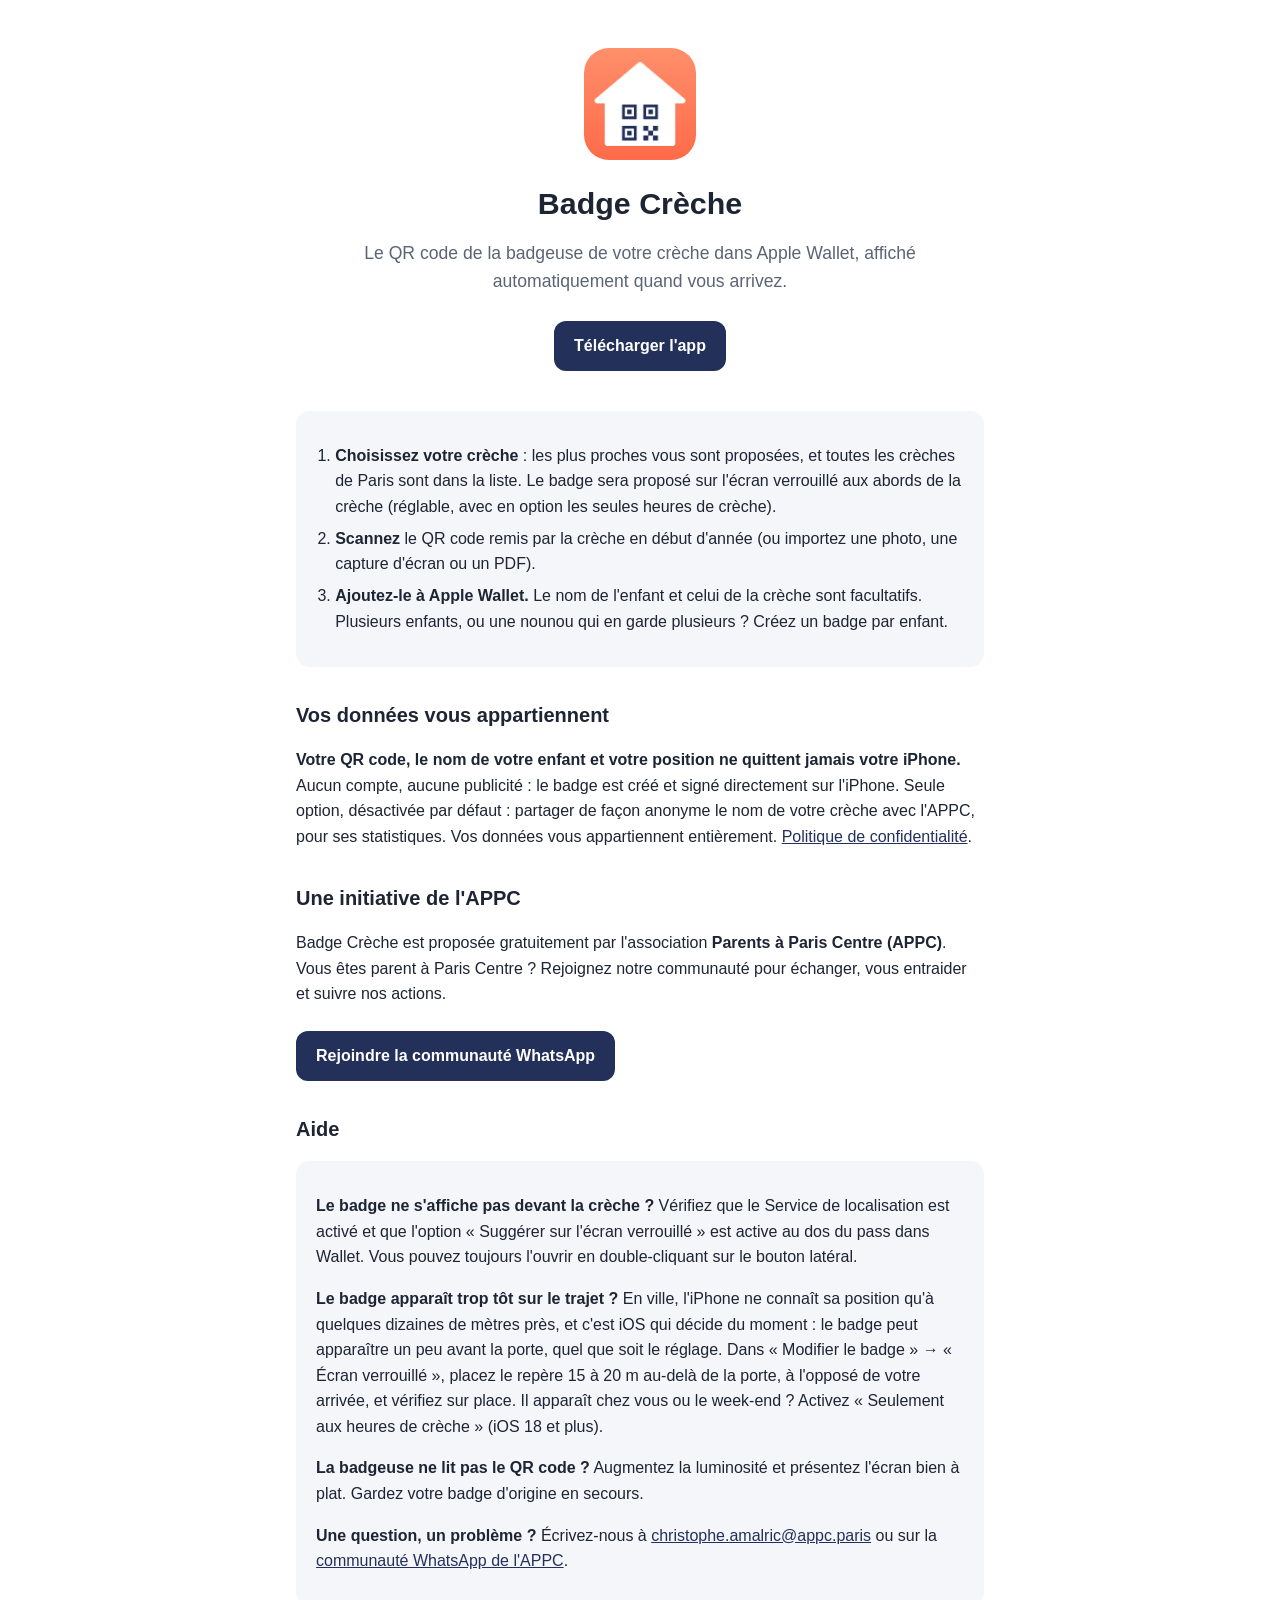
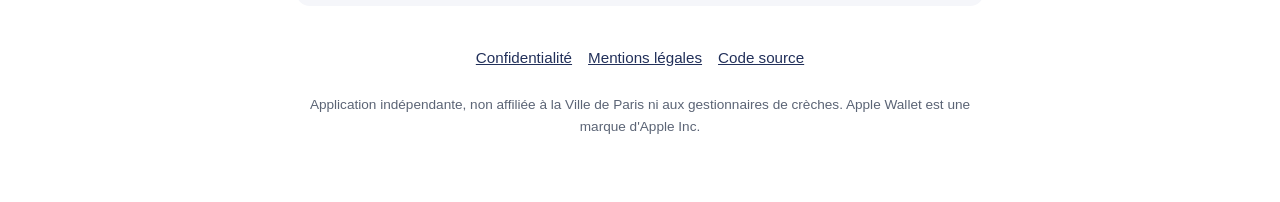
<file: docs/index.html>
<!doctype html>
<html lang="fr">
<head>
  <meta charset="utf-8">
  <meta name="viewport" content="width=device-width, initial-scale=1">
  <title>Badge Crèche – APPC</title>
  <meta name="description" content="Le QR code de la badgeuse de votre crèche dans Apple Wallet, affiché automatiquement en arrivant. Une initiative de l'association Parents à Paris Centre (APPC).">
  <link rel="apple-touch-icon" href="apple-touch-icon.png">
  <link rel="icon" href="apple-touch-icon.png">
  <link rel="stylesheet" href="style.css">
</head>
<body>
<main>
  <header class="hero">
    <img src="icon-512.png" alt="Icône Badge Crèche">
    <h1>Badge Crèche</h1>
    <p class="lead">Le QR code de la badgeuse de votre crèche dans Apple Wallet, affiché automatiquement quand vous arrivez.</p>
    <p><a class="button" href="app/">Télécharger l'app</a></p>
  </header>

  <div class="card">
    <ol class="steps">
      <li><strong>Choisissez votre crèche</strong> : les plus proches vous sont proposées, et toutes les crèches de Paris sont dans la liste. Le badge sera proposé sur l'écran verrouillé aux abords de la crèche (réglable, avec en option les seules heures de crèche).</li>
      <li><strong>Scannez</strong> le QR code remis par la crèche en début d'année (ou importez une photo, une capture d'écran ou un PDF).</li>
      <li><strong>Ajoutez-le à Apple Wallet.</strong> Le nom de l'enfant et celui de la crèche sont facultatifs. Plusieurs enfants, ou une nounou qui en garde plusieurs ? Créez un badge par enfant.</li>
    </ol>
  </div>

  <h2>Vos données vous appartiennent</h2>
  <p><strong>Votre QR code, le nom de votre enfant et votre position ne quittent jamais votre iPhone.</strong> Aucun compte, aucune publicité : le badge est créé et signé directement sur l'iPhone. Seule option, désactivée par défaut : partager de façon anonyme le nom de votre crèche avec l'APPC, pour ses statistiques. Vos données vous appartiennent entièrement. <a href="confidentialite.html">Politique de confidentialité</a>.</p>

  <h2>Une initiative de l'APPC</h2>
  <p>Badge Crèche est proposée gratuitement par l'association <strong>Parents à Paris Centre (APPC)</strong>. Vous êtes parent à Paris Centre ? Rejoignez notre communauté pour échanger, vous entraider et suivre nos actions.</p>
  <p><a class="button" href="https://chat.whatsapp.com/CiqGioqeO4yA93wTwvFJMW">Rejoindre la communauté WhatsApp</a></p>

  <h2 id="support">Aide</h2>
  <div class="card">
    <p><strong>Le badge ne s'affiche pas devant la crèche ?</strong> Vérifiez que le Service de localisation est activé et que l'option « Suggérer sur l'écran verrouillé » est active au dos du pass dans Wallet. Vous pouvez toujours l'ouvrir en double-cliquant sur le bouton latéral.</p>
    <p><strong>Le badge apparaît trop tôt sur le trajet ?</strong> En ville, l'iPhone ne connaît sa position qu'à quelques dizaines de mètres près, et c'est iOS qui décide du moment : le badge peut apparaître un peu avant la porte, quel que soit le réglage. Dans « Modifier le badge » → « Écran verrouillé », placez le repère 15 à 20 m au-delà de la porte, à l'opposé de votre arrivée, et vérifiez sur place. Il apparaît chez vous ou le week-end ? Activez « Seulement aux heures de crèche » (iOS 18 et plus).</p>
    <p><strong>La badgeuse ne lit pas le QR code ?</strong> Augmentez la luminosité et présentez l'écran bien à plat. Gardez votre badge d'origine en secours.</p>
    <p><strong>Une question, un problème ?</strong> Écrivez-nous à <a href="mailto:christophe.amalric@appc.paris">christophe.amalric@appc.paris</a> ou sur la <a href="https://chat.whatsapp.com/CiqGioqeO4yA93wTwvFJMW">communauté WhatsApp de l'APPC</a>.</p>
  </div>

  <nav class="links">
    <a href="confidentialite.html">Confidentialité</a>
    <a href="mentions-legales.html">Mentions légales</a>
    <a href="https://github.com/tikris/appc-badgeuse">Code source</a>
  </nav>
  <footer>Application indépendante, non affiliée à la Ville de Paris ni aux gestionnaires de crèches. Apple Wallet est une marque d'Apple Inc.</footer>
</main>
</body>
</html>
</file>
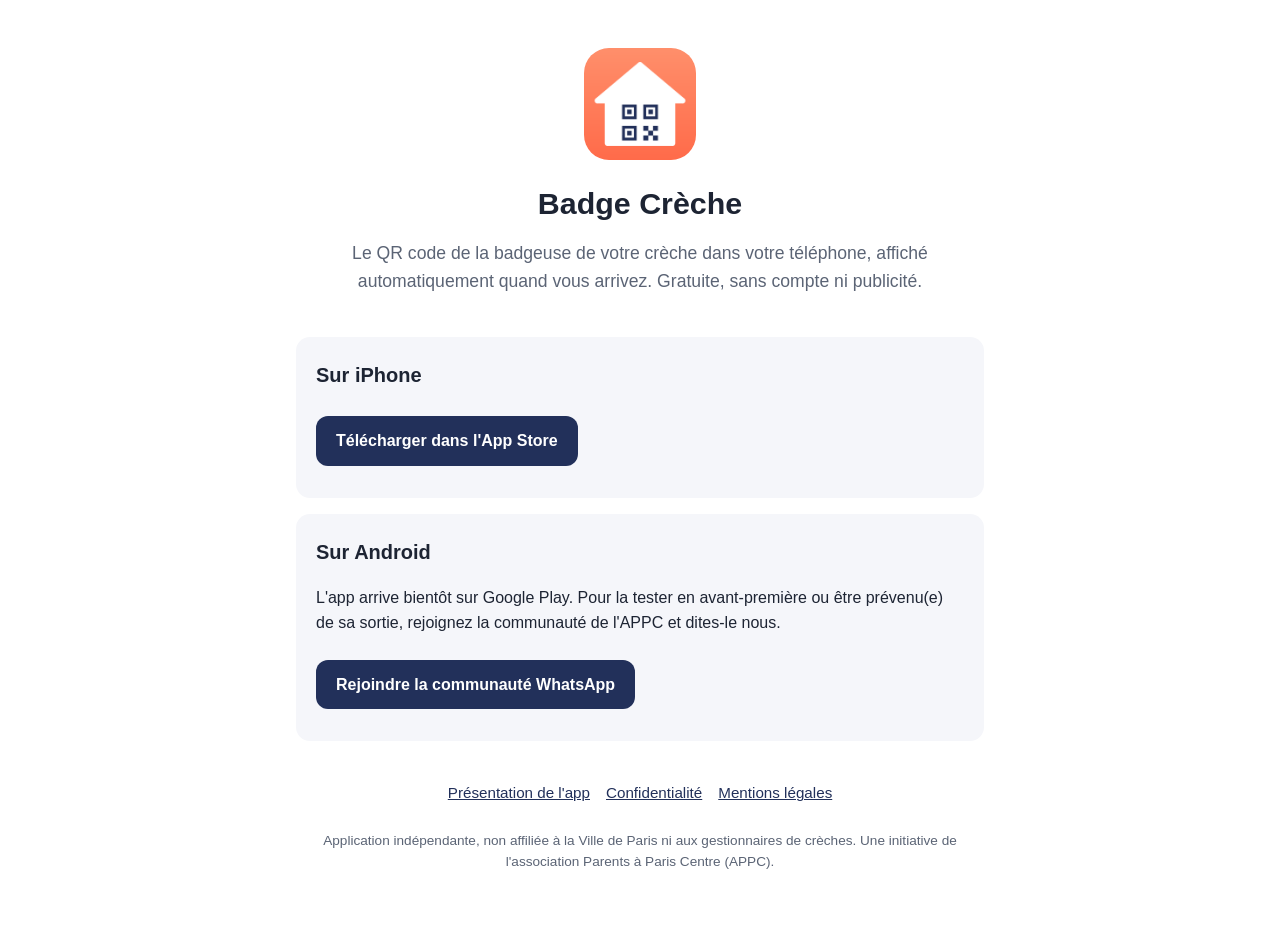
<file: docs/app/index.html>
<!doctype html>
<html lang="fr">
<head>
  <meta charset="utf-8">
  <meta name="viewport" content="width=device-width, initial-scale=1">
  <title>Télécharger Badge Crèche – APPC</title>
  <meta name="description" content="Télécharger Badge Crèche, l'app gratuite de l'APPC qui garde le QR code de la crèche dans votre téléphone.">
  <link rel="apple-touch-icon" href="../apple-touch-icon.png">
  <link rel="icon" href="../apple-touch-icon.png">
  <link rel="stylesheet" href="../style.css">
  <style>.card h2 { margin-top: 0.4rem; }</style>
  <!--
    Adresse imprimée en QR code sur le prospectus (communication/prospectus) : elle ne doit
    jamais changer. iPhone → App Store, Android → Google Play dès que l'app y est publiée ;
    sinon, la page affiche les liens. Aucun traceur, aucune statistique.
  -->
  <script>
    var APP_STORE = "https://apps.apple.com/fr/app/badgeuse-cr%C3%A8che-appc/id6823635433";
    var GOOGLE_PLAY = ""; // https://play.google.com/store/apps/details?id=fr.parentsapariscentre.badgecreche, une fois en production
    var ua = navigator.userAgent;
    var ios = /iPhone|iPad|iPod/.test(ua) || (/Macintosh/.test(ua) && navigator.maxTouchPoints > 1);
    var android = /Android/.test(ua);
    if (ios && APP_STORE) location.replace(APP_STORE);
    else if (android && GOOGLE_PLAY) location.replace(GOOGLE_PLAY);
  </script>
</head>
<body>
<main>
  <header class="hero">
    <img src="../icon-512.png" alt="Icône Badge Crèche">
    <h1>Badge Crèche</h1>
    <p class="lead">Le QR code de la badgeuse de votre crèche dans votre téléphone, affiché automatiquement quand vous arrivez. Gratuite, sans compte ni publicité.</p>
  </header>

  <div class="card" id="iphone">
    <h2>Sur iPhone</h2>
    <p id="ios-link" hidden><a class="button" href="#">Télécharger dans l'App Store</a></p>
    <p id="ios-search">Ouvrez l'App Store et cherchez « <strong>Badgeuse Crèche</strong> ».</p>
  </div>

  <div class="card" id="android">
    <h2>Sur Android</h2>
    <p id="android-link" hidden><a class="button" href="#">Télécharger sur Google Play</a></p>
    <div id="android-soon">
      <p>L'app arrive bientôt sur Google Play. Pour la tester en avant-première ou être prévenu(e) de sa sortie, rejoignez la communauté de l'APPC et dites-le nous.</p>
      <p><a class="button" href="https://chat.whatsapp.com/CiqGioqeO4yA93wTwvFJMW">Rejoindre la communauté WhatsApp</a></p>
    </div>
  </div>

  <nav class="links">
    <a href="../">Présentation de l'app</a>
    <a href="../confidentialite.html">Confidentialité</a>
    <a href="../mentions-legales.html">Mentions légales</a>
  </nav>
  <footer>Application indépendante, non affiliée à la Ville de Paris ni aux gestionnaires de crèches. Une initiative de l'association Parents à Paris Centre (APPC).</footer>
</main>
<script>
  function show(link, url, fallback) {
    if (!url) return;
    var p = document.getElementById(link);
    p.querySelector("a").href = url;
    p.hidden = false;
    document.getElementById(fallback).hidden = true;
  }
  show("ios-link", APP_STORE, "ios-search");
  show("android-link", GOOGLE_PLAY, "android-soon");
  // Le système de l'appareil passe en premier.
  if (android) document.querySelector("main").insertBefore(document.getElementById("android"), document.getElementById("iphone"));
</script>
</body>
</html>
</file>
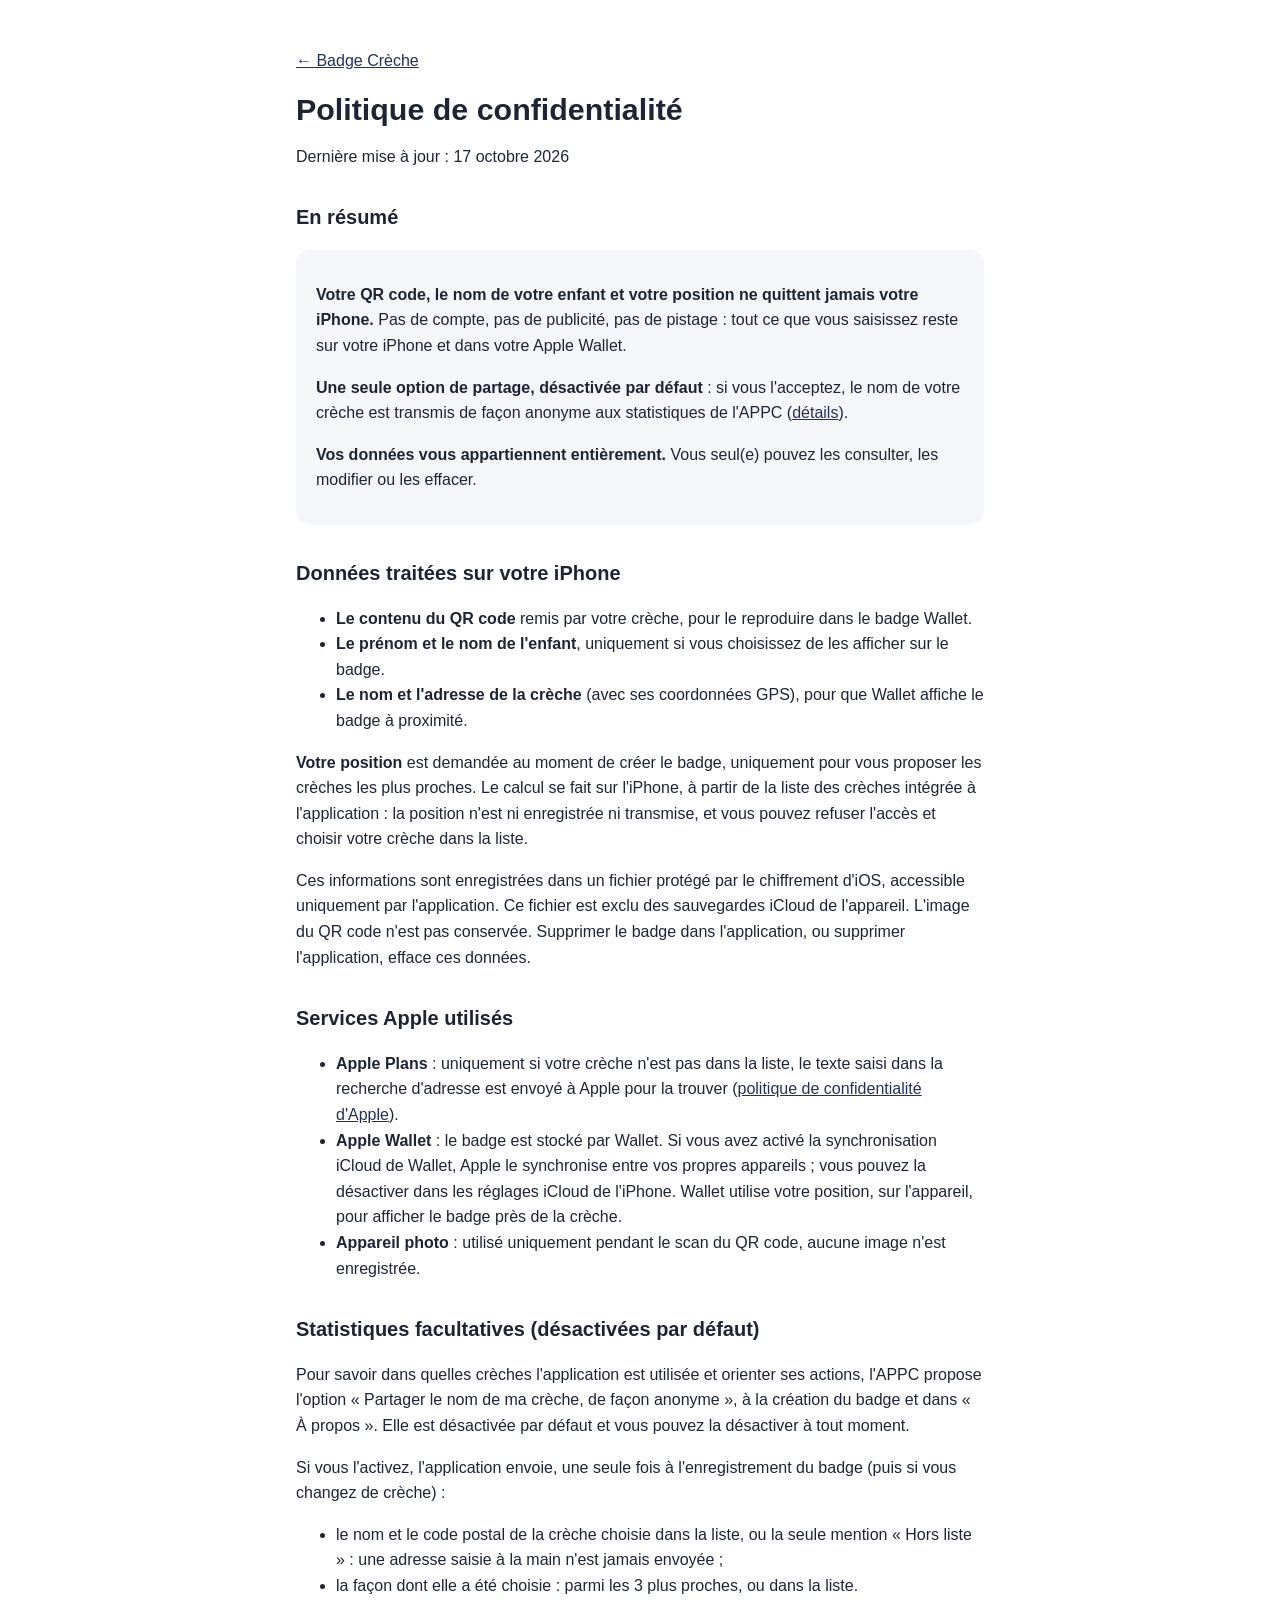
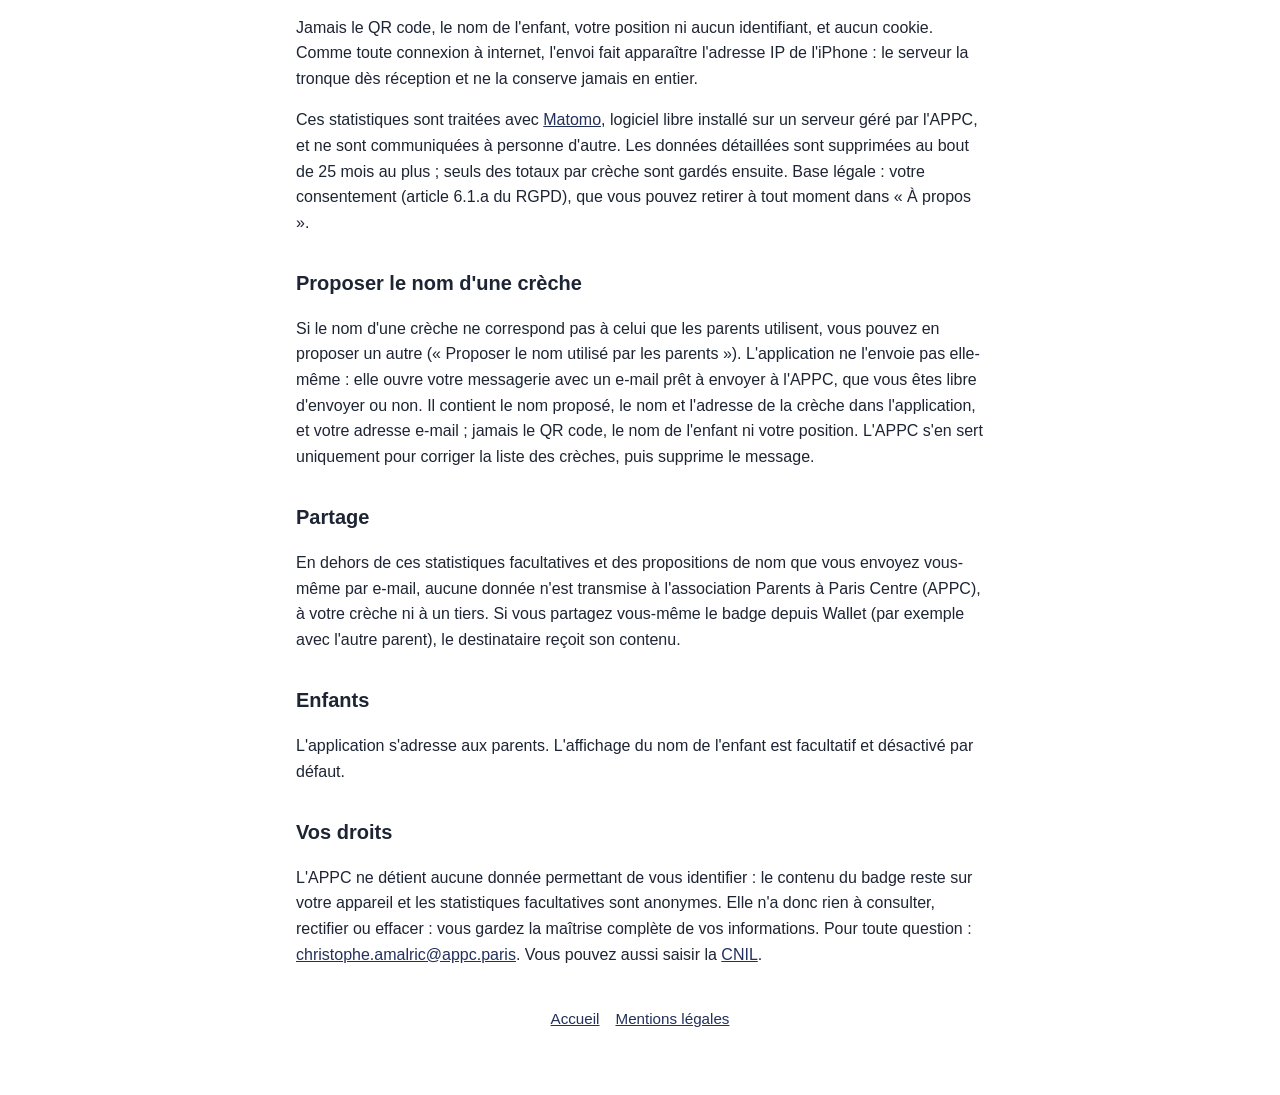
<file: docs/confidentialite.html>
<!doctype html>
<html lang="fr">
<head>
  <meta charset="utf-8">
  <meta name="viewport" content="width=device-width, initial-scale=1">
  <title>Confidentialité – Badge Crèche</title>
  <link rel="icon" href="apple-touch-icon.png">
  <link rel="stylesheet" href="style.css">
</head>
<body>
<main>
  <p><a href="index.html">← Badge Crèche</a></p>
  <h1>Politique de confidentialité</h1>
  <p>Dernière mise à jour : 17 octobre 2026</p>

  <h2>En résumé</h2>
  <div class="card">
    <p><strong>Votre QR code, le nom de votre enfant et votre position ne quittent jamais votre iPhone.</strong> Pas de compte, pas de publicité, pas de pistage : tout ce que vous saisissez reste sur votre iPhone et dans votre Apple Wallet.</p>
    <p><strong>Une seule option de partage, désactivée par défaut</strong> : si vous l'acceptez, le nom de votre crèche est transmis de façon anonyme aux statistiques de l'APPC (<a href="#statistiques">détails</a>).</p>
    <p><strong>Vos données vous appartiennent entièrement.</strong> Vous seul(e) pouvez les consulter, les modifier ou les effacer.</p>
  </div>

  <h2>Données traitées sur votre iPhone</h2>
  <ul>
    <li><strong>Le contenu du QR code</strong> remis par votre crèche, pour le reproduire dans le badge Wallet.</li>
    <li><strong>Le prénom et le nom de l'enfant</strong>, uniquement si vous choisissez de les afficher sur le badge.</li>
    <li><strong>Le nom et l'adresse de la crèche</strong> (avec ses coordonnées GPS), pour que Wallet affiche le badge à proximité.</li>
  </ul>
  <p><strong>Votre position</strong> est demandée au moment de créer le badge, uniquement pour vous proposer les crèches les plus proches. Le calcul se fait sur l'iPhone, à partir de la liste des crèches intégrée à l'application : la position n'est ni enregistrée ni transmise, et vous pouvez refuser l'accès et choisir votre crèche dans la liste.</p>
  <p>Ces informations sont enregistrées dans un fichier protégé par le chiffrement d'iOS, accessible uniquement par l'application. Ce fichier est exclu des sauvegardes iCloud de l'appareil. L'image du QR code n'est pas conservée. Supprimer le badge dans l'application, ou supprimer l'application, efface ces données.</p>

  <h2>Services Apple utilisés</h2>
  <ul>
    <li><strong>Apple Plans</strong> : uniquement si votre crèche n'est pas dans la liste, le texte saisi dans la recherche d'adresse est envoyé à Apple pour la trouver (<a href="https://www.apple.com/fr/legal/privacy/">politique de confidentialité d'Apple</a>).</li>
    <li><strong>Apple Wallet</strong> : le badge est stocké par Wallet. Si vous avez activé la synchronisation iCloud de Wallet, Apple le synchronise entre vos propres appareils ; vous pouvez la désactiver dans les réglages iCloud de l'iPhone. Wallet utilise votre position, sur l'appareil, pour afficher le badge près de la crèche.</li>
    <li><strong>Appareil photo</strong> : utilisé uniquement pendant le scan du QR code, aucune image n'est enregistrée.</li>
  </ul>

  <h2 id="statistiques">Statistiques facultatives (désactivées par défaut)</h2>
  <p>Pour savoir dans quelles crèches l'application est utilisée et orienter ses actions, l'APPC propose l'option « Partager le nom de ma crèche, de façon anonyme », à la création du badge et dans « À propos ». Elle est désactivée par défaut et vous pouvez la désactiver à tout moment.</p>
  <p>Si vous l'activez, l'application envoie, une seule fois à l'enregistrement du badge (puis si vous changez de crèche) :</p>
  <ul>
    <li>le nom et le code postal de la crèche choisie dans la liste, ou la seule mention « Hors liste » : une adresse saisie à la main n'est jamais envoyée ;</li>
    <li>la façon dont elle a été choisie : parmi les 3 plus proches, ou dans la liste.</li>
  </ul>
  <p>Jamais le QR code, le nom de l'enfant, votre position ni aucun identifiant, et aucun cookie. Comme toute connexion à internet, l'envoi fait apparaître l'adresse IP de l'iPhone : le serveur la tronque dès réception et ne la conserve jamais en entier.</p>
  <p>Ces statistiques sont traitées avec <a href="https://matomo.org">Matomo</a>, logiciel libre installé sur un serveur géré par l'APPC<!-- À compléter : nom et adresse de l'hébergeur du serveur Matomo -->, et ne sont communiquées à personne d'autre. Les données détaillées sont supprimées au bout de 25 mois au plus ; seuls des totaux par crèche sont gardés ensuite. Base légale : votre consentement (article 6.1.a du RGPD), que vous pouvez retirer à tout moment dans « À propos ».</p>

  <h2 id="noms">Proposer le nom d'une crèche</h2>
  <p>Si le nom d'une crèche ne correspond pas à celui que les parents utilisent, vous pouvez en proposer un autre (« Proposer le nom utilisé par les parents »). L'application ne l'envoie pas elle-même : elle ouvre votre messagerie avec un e-mail prêt à envoyer à l'APPC, que vous êtes libre d'envoyer ou non. Il contient le nom proposé, le nom et l'adresse de la crèche dans l'application, et votre adresse e-mail ; jamais le QR code, le nom de l'enfant ni votre position. L'APPC s'en sert uniquement pour corriger la liste des crèches, puis supprime le message.</p>

  <h2>Partage</h2>
  <p>En dehors de ces statistiques facultatives et des propositions de nom que vous envoyez vous-même par e-mail, aucune donnée n'est transmise à l'association Parents à Paris Centre (APPC), à votre crèche ni à un tiers. Si vous partagez vous-même le badge depuis Wallet (par exemple avec l'autre parent), le destinataire reçoit son contenu.</p>

  <h2>Enfants</h2>
  <p>L'application s'adresse aux parents. L'affichage du nom de l'enfant est facultatif et désactivé par défaut.</p>

  <h2>Vos droits</h2>
  <p>L'APPC ne détient aucune donnée permettant de vous identifier : le contenu du badge reste sur votre appareil et les statistiques facultatives sont anonymes. Elle n'a donc rien à consulter, rectifier ou effacer : vous gardez la maîtrise complète de vos informations. Pour toute question : <a href="mailto:christophe.amalric@appc.paris">christophe.amalric@appc.paris</a>. Vous pouvez aussi saisir la <a href="https://www.cnil.fr">CNIL</a>.</p>

  <nav class="links">
    <a href="index.html">Accueil</a>
    <a href="mentions-legales.html">Mentions légales</a>
  </nav>
</main>
</body>
</html>
</file>
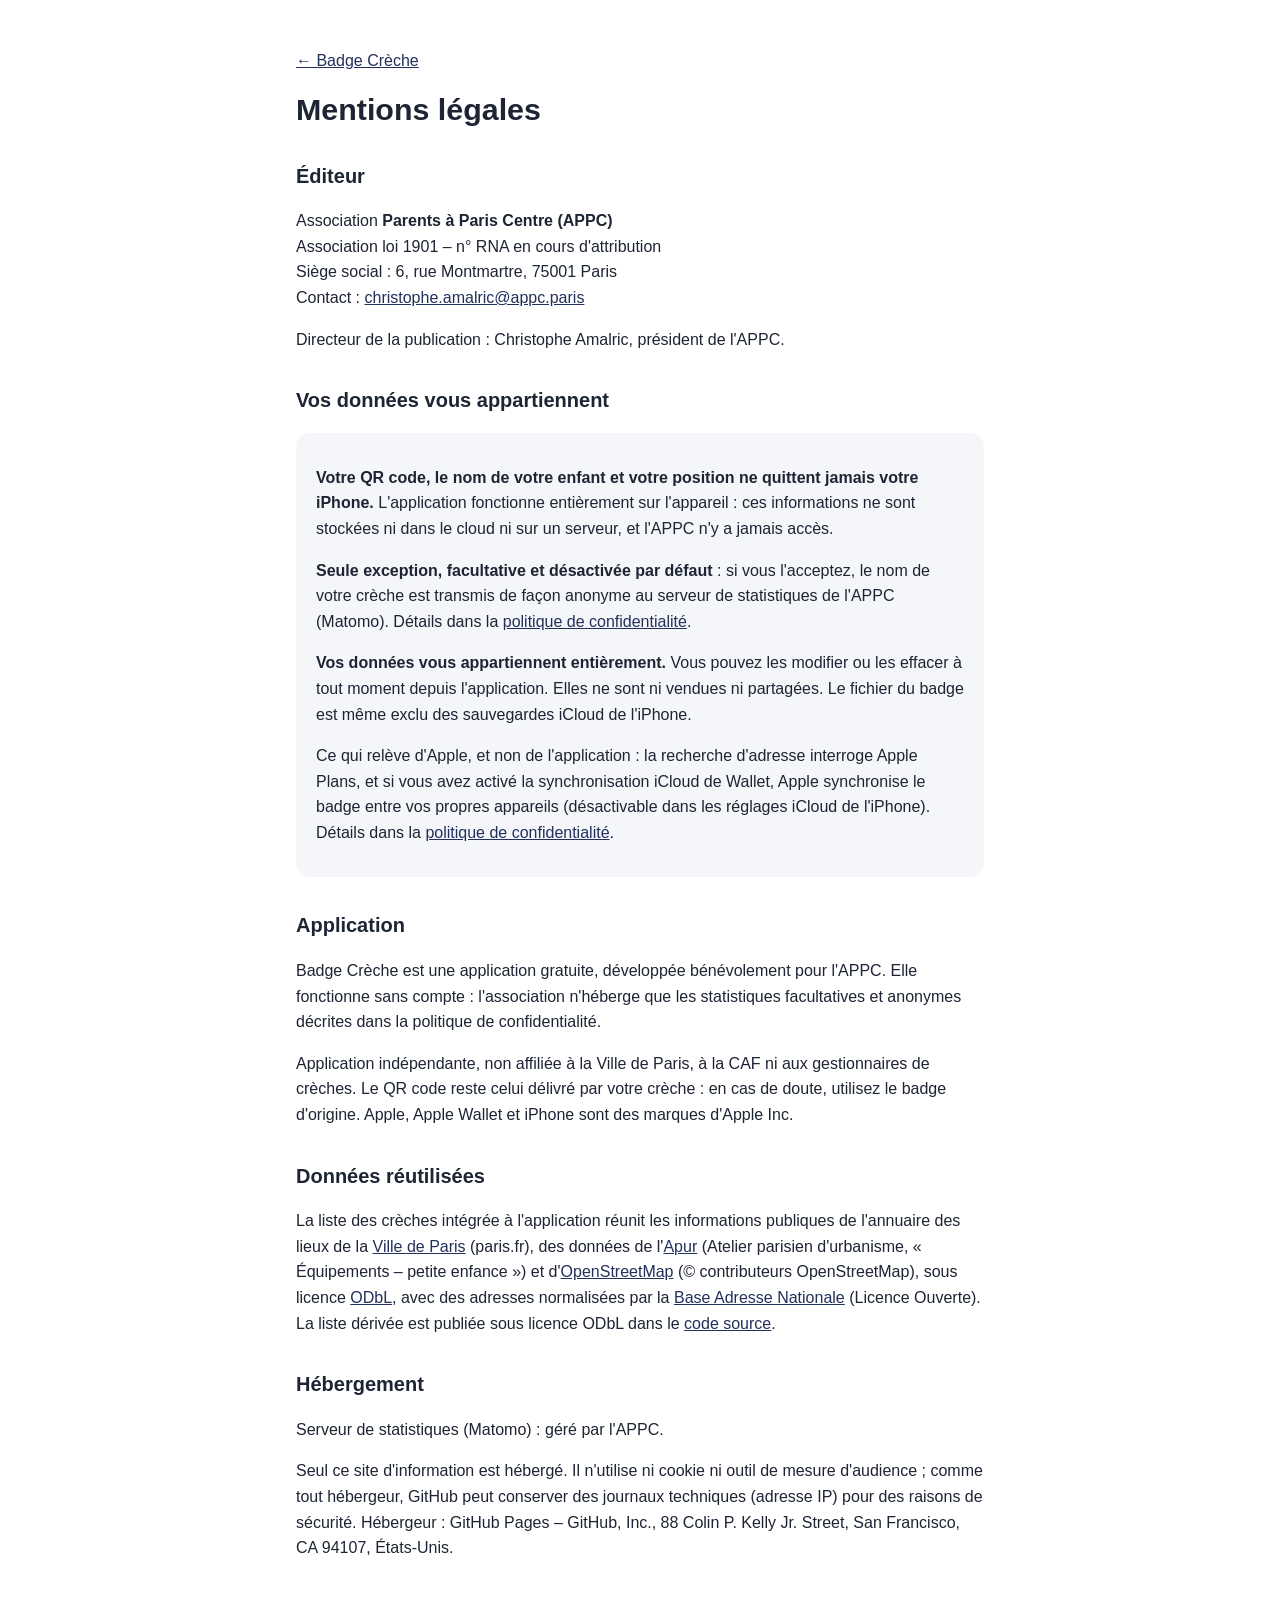
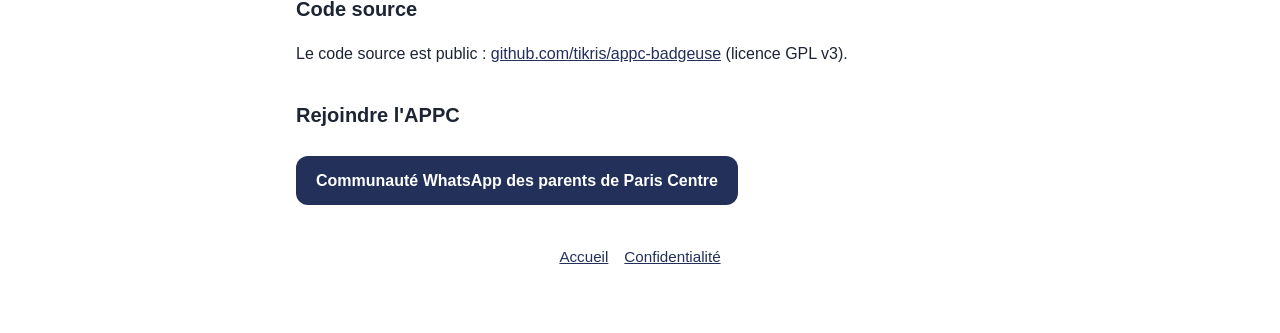
<file: docs/mentions-legales.html>
<!doctype html>
<html lang="fr">
<head>
  <meta charset="utf-8">
  <meta name="viewport" content="width=device-width, initial-scale=1">
  <title>Mentions légales – Badge Crèche</title>
  <link rel="icon" href="apple-touch-icon.png">
  <link rel="stylesheet" href="style.css">
</head>
<body>
<main>
  <p><a href="index.html">← Badge Crèche</a></p>
  <h1>Mentions légales</h1>

  <h2>Éditeur</h2>
  <p>
    Association <strong>Parents à Paris Centre (APPC)</strong><br>
    Association loi 1901 – n° RNA en cours d'attribution<br>
    Siège social : 6, rue Montmartre, 75001 Paris<br>
    Contact : <a href="mailto:christophe.amalric@appc.paris">christophe.amalric@appc.paris</a>
  </p>
  <p>Directeur de la publication : Christophe Amalric, président de l'APPC.</p>

  <h2>Vos données vous appartiennent</h2>
  <div class="card">
    <p><strong>Votre QR code, le nom de votre enfant et votre position ne quittent jamais votre iPhone.</strong> L'application fonctionne entièrement sur l'appareil : ces informations ne sont stockées ni dans le cloud ni sur un serveur, et l'APPC n'y a jamais accès.</p>
    <p><strong>Seule exception, facultative et désactivée par défaut</strong> : si vous l'acceptez, le nom de votre crèche est transmis de façon anonyme au serveur de statistiques de l'APPC (Matomo). Détails dans la <a href="confidentialite.html#statistiques">politique de confidentialité</a>.</p>
    <p><strong>Vos données vous appartiennent entièrement.</strong> Vous pouvez les modifier ou les effacer à tout moment depuis l'application. Elles ne sont ni vendues ni partagées. Le fichier du badge est même exclu des sauvegardes iCloud de l'iPhone.</p>
    <p>Ce qui relève d'Apple, et non de l'application : la recherche d'adresse interroge Apple Plans, et si vous avez activé la synchronisation iCloud de Wallet, Apple synchronise le badge entre vos propres appareils (désactivable dans les réglages iCloud de l'iPhone). Détails dans la <a href="confidentialite.html">politique de confidentialité</a>.</p>
  </div>

  <h2>Application</h2>
  <p>Badge Crèche est une application gratuite, développée bénévolement pour l'APPC. Elle fonctionne sans compte : l'association n'héberge que les statistiques facultatives et anonymes décrites dans la politique de confidentialité.</p>
  <p>Application indépendante, non affiliée à la Ville de Paris, à la CAF ni aux gestionnaires de crèches. Le QR code reste celui délivré par votre crèche : en cas de doute, utilisez le badge d'origine. Apple, Apple Wallet et iPhone sont des marques d'Apple Inc.</p>

  <h2>Données réutilisées</h2>
  <p>La liste des crèches intégrée à l'application réunit les informations publiques de l'annuaire des lieux de la <a href="https://www.paris.fr/lieux/creches-municipales/tous-les-horaires">Ville de Paris</a> (paris.fr), des données de l'<a href="https://opendata.apur.org">Apur</a> (Atelier parisien d'urbanisme, « Équipements – petite enfance ») et d'<a href="https://www.openstreetmap.org/copyright">OpenStreetMap</a> (© contributeurs OpenStreetMap), sous licence <a href="https://opendatacommons.org/licenses/odbl/">ODbL</a>, avec des adresses normalisées par la <a href="https://adresse.data.gouv.fr">Base Adresse Nationale</a> (Licence Ouverte). La liste dérivée est publiée sous licence ODbL dans le <a href="https://github.com/tikris/appc-badgeuse/blob/main/App/BadgeCreche/Resources/creches-paris.json">code source</a>.</p>

  <h2>Hébergement</h2>
  <p>Serveur de statistiques (Matomo) : géré par l'APPC.<!-- À compléter : nom et adresse de l'hébergeur du serveur Matomo --></p>
  <p>Seul ce site d'information est hébergé. Il n'utilise ni cookie ni outil de mesure d'audience ; comme tout hébergeur, GitHub peut conserver des journaux techniques (adresse IP) pour des raisons de sécurité. Hébergeur : GitHub Pages – GitHub, Inc., 88 Colin P. Kelly Jr. Street, San Francisco, CA 94107, États-Unis.</p>

  <h2>Code source</h2>
  <p>Le code source est public : <a href="https://github.com/tikris/appc-badgeuse">github.com/tikris/appc-badgeuse</a> (licence GPL v3).</p>

  <h2>Rejoindre l'APPC</h2>
  <p><a class="button" href="https://chat.whatsapp.com/CiqGioqeO4yA93wTwvFJMW">Communauté WhatsApp des parents de Paris Centre</a></p>

  <nav class="links">
    <a href="index.html">Accueil</a>
    <a href="confidentialite.html">Confidentialité</a>
  </nav>
</main>
</body>
</html>
</file>
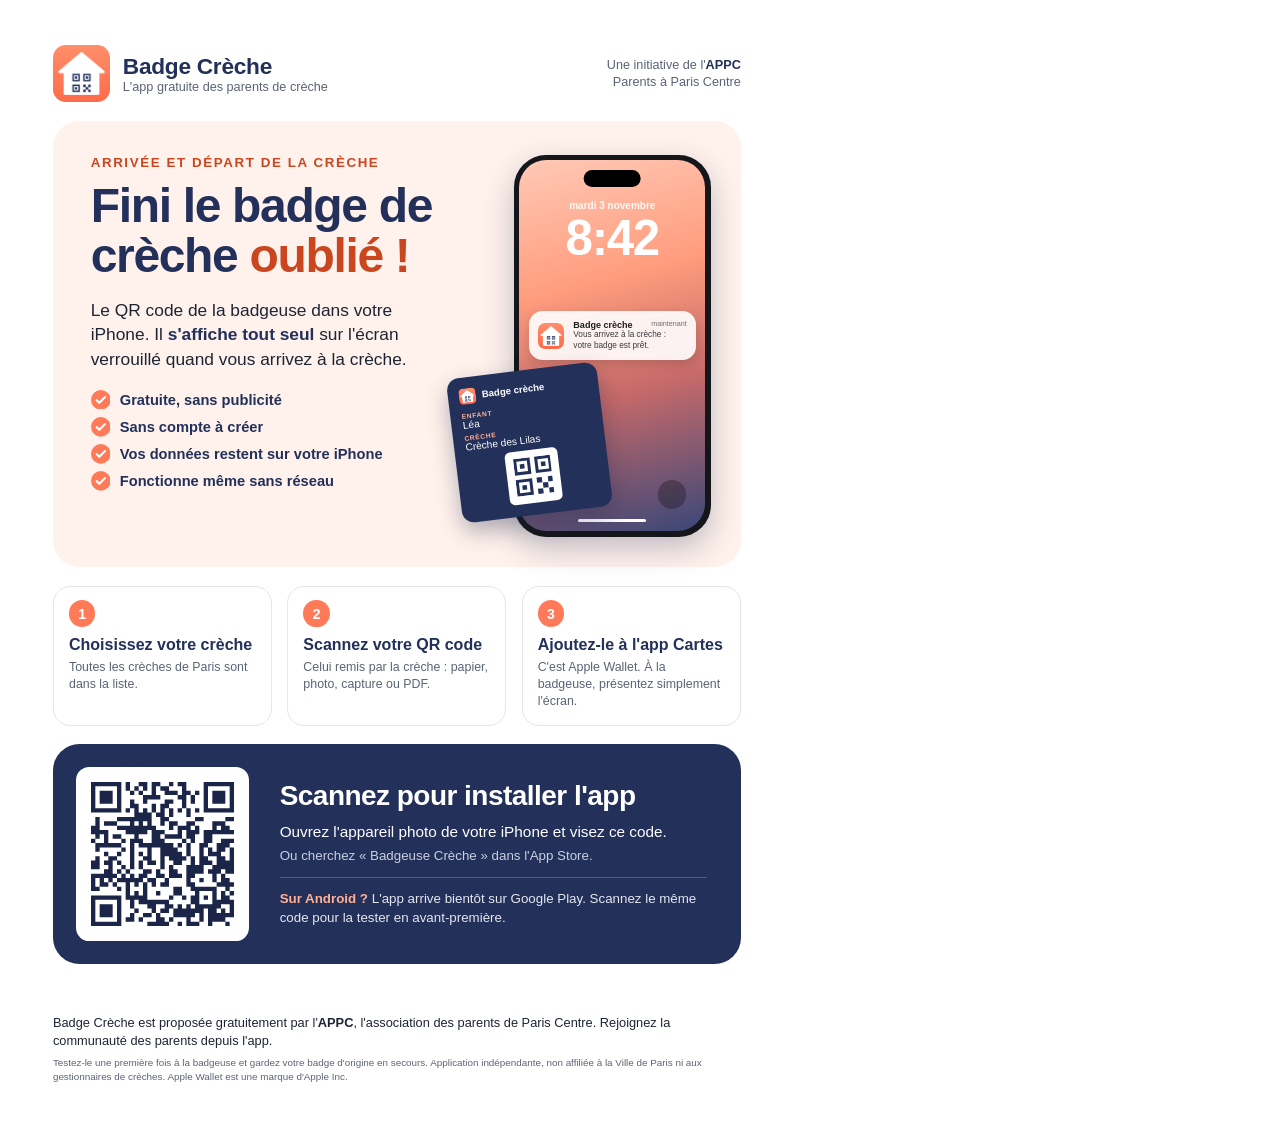
<file: communication/prospectus/prospectus.html>
<!doctype html>
<html lang="fr">
<head>
<meta charset="utf-8">
<title>Badge Crèche – prospectus A4</title>
<!--
  Prospectus A4 à afficher dans les crèches. PDF et aperçu : node communication/prospectus/render.js
  Un seul QR code scannable sur la page (celui du téléchargement) : le badge dessiné dans le
  téléphone est volontairement un pictogramme, pour que personne ne scanne le mauvais code.
-->
<style>
  :root {
    --coral: #ff7a59;
    --coral-text: #c9461f;
    --coral-tint: #fff2ec;
    --navy: #22305a;
    --navy-deep: #1b2547;
    --text: #1d2433;
    --muted: #5b6475;
    --label: #ffb096;
  }
  @page { size: A4; margin: 0; }
  * { box-sizing: border-box; }
  html, body { margin: 0; padding: 0; background: #fff; }
  body {
    font-family: "Inter", -apple-system, "Segoe UI", Roboto, sans-serif;
    color: var(--text);
    -webkit-print-color-adjust: exact;
    print-color-adjust: exact;
  }
  .page {
    width: 210mm; height: 297mm; overflow: hidden;
    padding: 12mm 14mm 10mm;
    display: flex; flex-direction: column; gap: 5mm;
  }

  /* En-tête */
  .top { display: flex; align-items: center; justify-content: space-between; }
  .brand { display: flex; align-items: center; gap: 3.5mm; }
  .brand img { width: 15mm; height: 15mm; border-radius: 3.4mm; }
  .brand strong { display: block; font-size: 17pt; letter-spacing: -0.2pt; color: var(--navy); }
  .brand span { display: block; font-size: 9.5pt; color: var(--muted); }
  .by { text-align: right; font-size: 9.5pt; line-height: 1.35; color: var(--muted); }
  .by strong { color: var(--navy); }

  /* Accroche */
  .hero {
    position: relative; background: var(--coral-tint); border-radius: 7mm;
    display: grid; grid-template-columns: 1fr 66mm; gap: 4mm;
    padding: 9mm 8mm 8mm 10mm; height: 118mm;
  }
  .kicker {
    margin: 0 0 3mm; font-size: 10pt; font-weight: 700; letter-spacing: 1.2pt;
    text-transform: uppercase; color: var(--coral-text);
  }
  h1 {
    margin: 0; font-family: "Inter Display", "Inter", sans-serif; font-weight: 800;
    font-size: 36pt; line-height: 1.04; letter-spacing: -1pt; color: var(--navy);
  }
  h1 em { font-style: normal; color: var(--coral-text); }
  .lead { margin: 4.5mm 0 0; font-size: 13pt; line-height: 1.4; }
  .lead strong { color: var(--navy); }
  .perks { list-style: none; margin: 5mm 0 0; padding: 0; display: grid; gap: 2mm; }
  .perks li { display: flex; align-items: center; gap: 2.5mm; font-size: 11pt; font-weight: 600; color: var(--navy); }
  .perks svg { flex: none; width: 5.2mm; height: 5.2mm; }

  /* Téléphone : écran verrouillé avec la suggestion de l'app Cartes */
  .visual { position: relative; }
  .phone {
    position: absolute; right: 0; top: 0;
    width: 52mm; height: 101mm; border-radius: 8.5mm; padding: 1.4mm;
    background: #15161a; box-shadow: 0 3mm 8mm rgba(34, 48, 90, 0.28);
  }
  .screen {
    position: relative; width: 100%; height: 100%; border-radius: 7.3mm; overflow: hidden;
    background: linear-gradient(165deg, #ffc9b6 0%, #ff9c7d 34%, #c76a6a 62%, #3a4778 100%);
    color: #fff; text-align: center;
  }
  .island { position: absolute; top: 2.6mm; left: 50%; transform: translateX(-50%); width: 15mm; height: 4.4mm; border-radius: 3mm; background: #000; }
  .date { margin-top: 10.5mm; font-size: 7.5pt; font-weight: 600; opacity: 0.95; }
  .time { font-family: "Inter Display", "Inter", sans-serif; font-weight: 700; font-size: 37pt; line-height: 1; letter-spacing: -1pt; margin-top: 0.5mm; }
  .notif {
    position: absolute; left: 2.5mm; right: 2.5mm; top: 40mm;
    display: flex; gap: 2.4mm; align-items: center; text-align: left;
    padding: 2.3mm 2.4mm; border-radius: 3.6mm;
    background: rgba(255, 255, 255, 0.9); color: #1d1d1f;
    box-shadow: 0 1mm 3mm rgba(0, 0, 0, 0.15);
  }
  .notif img { width: 7mm; height: 7mm; border-radius: 1.9mm; flex: none; }
  .notif b { display: block; font-size: 6.8pt; }
  .notif span { display: block; font-size: 6.2pt; line-height: 1.3; color: #3a3a3c; padding-right: 1mm; }
  .notif i { position: absolute; top: 2.1mm; right: 2.4mm; font-style: normal; font-size: 5.4pt; color: #6e6e73; }
  .lock-buttons { position: absolute; bottom: 6mm; left: 5mm; right: 5mm; display: flex; justify-content: space-between; }
  .lock-buttons span { width: 7.5mm; height: 7.5mm; border-radius: 50%; background: rgba(0, 0, 0, 0.28); }
  .home-bar { position: absolute; bottom: 2.4mm; left: 50%; transform: translateX(-50%); width: 18mm; height: 1mm; border-radius: 1mm; background: #fff; }

  /* Le badge dans l'app Cartes (pictogramme, non scannable) */
  .pass {
    position: absolute; left: -2mm; top: 57mm; width: 40mm; transform: rotate(-7deg);
    border-radius: 3.2mm; padding: 2.8mm 3mm 3.2mm; background: var(--navy); color: #fff;
    box-shadow: 0 2.5mm 6mm rgba(27, 37, 71, 0.35);
  }
  .pass .head { display: flex; align-items: center; gap: 1.6mm; font-size: 7.2pt; font-weight: 600; }
  .pass .head img { width: 4.4mm; height: 4.4mm; border-radius: 1.1mm; }
  .pass dl { margin: 2mm 0 0; }
  .pass dt { font-size: 5pt; font-weight: 600; letter-spacing: 0.5pt; color: var(--label); }
  .pass dd { margin: 0 0 1.2mm; font-size: 7.6pt; }
  .pass .glyph { margin: 1.2mm auto 0; width: 14mm; height: 14mm; border-radius: 1.4mm; background: #fff; padding: 2mm; }

  /* Étapes */
  .steps { display: grid; grid-template-columns: repeat(3, 1fr); gap: 4mm; }
  .step { border: 0.35mm solid #e3e6ee; border-radius: 4.5mm; padding: 3.6mm 4mm 3.8mm; }
  .step .n {
    display: inline-flex; align-items: center; justify-content: center;
    width: 7mm; height: 7mm; border-radius: 50%; background: var(--coral); color: #fff;
    font-weight: 800; font-size: 10.5pt;
  }
  .step h3 { margin: 2.2mm 0 1.2mm; font-size: 12pt; line-height: 1.2; color: var(--navy); }
  .step p { margin: 0; font-size: 9.3pt; line-height: 1.38; color: var(--muted); }

  /* Téléchargement */
  .cta {
    display: grid; grid-template-columns: 46mm 1fr; gap: 8mm; align-items: center;
    background: var(--navy); color: #fff; border-radius: 7mm; padding: 6mm 9mm 6mm 6mm;
  }
  .qr { width: 46mm; height: 46mm; background: #fff; border-radius: 3.5mm; padding: 4mm; }
  .qr img { display: block; width: 100%; height: 100%; image-rendering: pixelated; }
  .cta h2 { margin: 0; font-family: "Inter Display", "Inter", sans-serif; font-size: 21pt; line-height: 1.1; letter-spacing: -0.4pt; }
  .cta .how { margin: 2.4mm 0 0; font-size: 11.5pt; line-height: 1.4; }
  .cta .alt { margin: 1.6mm 0 0; font-size: 10pt; color: #c9cfe0; }
  .cta .android {
    margin: 3.6mm 0 0; padding-top: 3.2mm; border-top: 0.3mm solid rgba(255, 255, 255, 0.22);
    font-size: 10pt; line-height: 1.4; color: #e4e7f0;
  }
  .cta .android strong { color: var(--label); }

  /* Pied de page */
  .foot { margin-top: auto; font-size: 8.6pt; line-height: 1.45; color: var(--muted); }
  .foot p { margin: 0; }
  .foot .assoc { color: var(--text); font-size: 9.6pt; }
  .foot .legal { margin-top: 1.4mm; font-size: 7.4pt; }
</style>
</head>
<body>
<div class="page">

  <header class="top">
    <div class="brand">
      <img src="../../docs/icon-512.png" alt="">
      <div><strong>Badge Crèche</strong><span>L'app gratuite des parents de crèche</span></div>
    </div>
    <div class="by">Une initiative de l'<strong>APPC</strong><br>Parents à Paris Centre</div>
  </header>

  <section class="hero">
    <div class="copy">
      <p class="kicker">Arrivée et départ de la crèche</p>
      <h1>Fini le badge de crèche <em>oublié&nbsp;!</em></h1>
      <p class="lead">Le QR code de la badgeuse dans votre iPhone. Il <strong>s'affiche tout seul</strong> sur l'écran verrouillé quand vous arrivez à la crèche.</p>
      <ul class="perks">
        <li><svg viewBox="0 0 24 24"><circle cx="12" cy="12" r="12" fill="#ff7a59"/><path d="M7 12.4l3.2 3.2L17.2 8.6" fill="none" stroke="#fff" stroke-width="2.6" stroke-linecap="round" stroke-linejoin="round"/></svg>Gratuite, sans publicité</li>
        <li><svg viewBox="0 0 24 24"><circle cx="12" cy="12" r="12" fill="#ff7a59"/><path d="M7 12.4l3.2 3.2L17.2 8.6" fill="none" stroke="#fff" stroke-width="2.6" stroke-linecap="round" stroke-linejoin="round"/></svg>Sans compte à créer</li>
        <li><svg viewBox="0 0 24 24"><circle cx="12" cy="12" r="12" fill="#ff7a59"/><path d="M7 12.4l3.2 3.2L17.2 8.6" fill="none" stroke="#fff" stroke-width="2.6" stroke-linecap="round" stroke-linejoin="round"/></svg>Vos données restent sur votre iPhone</li>
        <li><svg viewBox="0 0 24 24"><circle cx="12" cy="12" r="12" fill="#ff7a59"/><path d="M7 12.4l3.2 3.2L17.2 8.6" fill="none" stroke="#fff" stroke-width="2.6" stroke-linecap="round" stroke-linejoin="round"/></svg>Fonctionne même sans réseau</li>
      </ul>
    </div>

    <div class="visual" aria-hidden="true">
      <div class="phone">
        <div class="screen">
          <div class="island"></div>
          <div class="date">mardi 3 novembre</div>
          <div class="time">8:42</div>
          <div class="notif">
            <img src="../../docs/icon-512.png" alt="">
            <div><b>Badge crèche</b><span>Vous arrivez à la crèche : votre badge est prêt.</span></div>
            <i>maintenant</i>
          </div>
          <div class="lock-buttons"><span></span><span></span></div>
          <div class="home-bar"></div>
        </div>
      </div>
      <div class="pass">
        <div class="head"><img src="../../docs/icon-512.png" alt="">Badge crèche</div>
        <dl><dt>ENFANT</dt><dd>Léa</dd><dt>CRÈCHE</dt><dd>Crèche des Lilas</dd></dl>
        <div class="glyph">
          <svg viewBox="0 0 10 10" width="100%" height="100%">
            <g fill="none" stroke="#22305a" stroke-width="0.8">
              <rect x="0.4" y="0.4" width="3.6" height="3.6"/><rect x="6" y="0.4" width="3.6" height="3.6"/><rect x="0.4" y="6" width="3.6" height="3.6"/>
            </g>
            <g fill="#22305a">
              <rect x="1.6" y="1.6" width="1.2" height="1.2"/><rect x="7.2" y="1.6" width="1.2" height="1.2"/><rect x="1.6" y="7.2" width="1.2" height="1.2"/>
              <rect x="5.6" y="5.6" width="1.4" height="1.4"/><rect x="8.6" y="5.6" width="1.4" height="1.4"/><rect x="7.1" y="7.1" width="1.4" height="1.4"/>
              <rect x="5.6" y="8.6" width="1.4" height="1.4"/><rect x="8.6" y="8.6" width="1.4" height="1.4"/>
            </g>
          </svg>
        </div>
      </div>
    </div>
  </section>

  <section class="steps">
    <div class="step"><span class="n">1</span><h3>Choisissez votre crèche</h3><p>Toutes les crèches de Paris sont dans la liste.</p></div>
    <div class="step"><span class="n">2</span><h3>Scannez votre QR code</h3><p>Celui remis par la crèche : papier, photo, capture ou PDF.</p></div>
    <div class="step"><span class="n">3</span><h3>Ajoutez-le à l'app Cartes</h3><p>C'est Apple Wallet. À la badgeuse, présentez simplement l'écran.</p></div>
  </section>

  <section class="cta">
    <div class="qr"><img src="qr-telecharger.svg" alt="QR code de téléchargement"></div>
    <div>
      <h2>Scannez pour installer l'app</h2>
      <p class="how">Ouvrez l'appareil photo de votre iPhone et visez ce code.</p>
      <p class="alt">Ou cherchez « Badgeuse Crèche » dans l'App Store.</p>
      <p class="android"><strong>Sur Android ?</strong> L'app arrive bientôt sur Google Play. Scannez le même code pour la tester en avant-première.</p>
    </div>
  </section>

  <footer class="foot">
    <p class="assoc">Badge Crèche est proposée gratuitement par l'<strong>APPC</strong>, l'association des parents de Paris Centre. Rejoignez la communauté des parents depuis l'app.</p>
    <p class="legal">Testez-le une première fois à la badgeuse et gardez votre badge d'origine en secours. Application indépendante, non affiliée à la Ville de Paris ni aux gestionnaires de crèches. Apple Wallet est une marque d'Apple Inc.</p>
  </footer>

</div>
</body>
</html>
</file>
<file: docs/style.css>
:root {
  --coral: #ff7a59;
  --navy: #22305a;
  --text: #1d2433;
  --muted: #5b6475;
  --bg: #ffffff;
  --card: #f5f6fa;
  --link: #22305a;
}
@media (prefers-color-scheme: dark) {
  :root {
    --text: #eef0f6;
    --muted: #a9b0c0;
    --bg: #121620;
    --card: #1c2230;
    --link: #ff9a7f;
  }
}
* { box-sizing: border-box; }
body {
  margin: 0;
  font-family: -apple-system, BlinkMacSystemFont, "Segoe UI", Roboto, sans-serif;
  line-height: 1.6;
  color: var(--text);
  background: var(--bg);
}
main { max-width: 720px; margin: 0 auto; padding: 32px 16px 64px; }
header.hero { text-align: center; padding: 16px 0 8px; }
header.hero img { width: 112px; height: 112px; border-radius: 25px; }
h1 { font-size: 1.9rem; line-height: 1.25; margin: 16px 0 8px; }
h2 { font-size: 1.25rem; margin-top: 2rem; }
p.lead { font-size: 1.1rem; color: var(--muted); }
a { color: var(--link); }
.card { background: var(--card); border-radius: 14px; padding: 16px 20px; margin: 16px 0; }
.steps { padding-left: 1.2rem; }
.steps li { margin: 0.4rem 0; }
.button {
  display: inline-block; margin-top: 8px; padding: 12px 20px; border-radius: 12px;
  background: var(--navy); color: #fff; text-decoration: none; font-weight: 600;
}
@media (prefers-color-scheme: dark) { .button { background: var(--coral); color: #121620; } }
.todo { background: #fff3cd; color: #664d03; padding: 0 4px; border-radius: 4px; }
nav.links { display: flex; flex-wrap: wrap; gap: 16px; justify-content: center; margin-top: 40px; font-size: 0.95rem; }
footer { text-align: center; color: var(--muted); font-size: 0.85rem; margin-top: 24px; }
</file>
